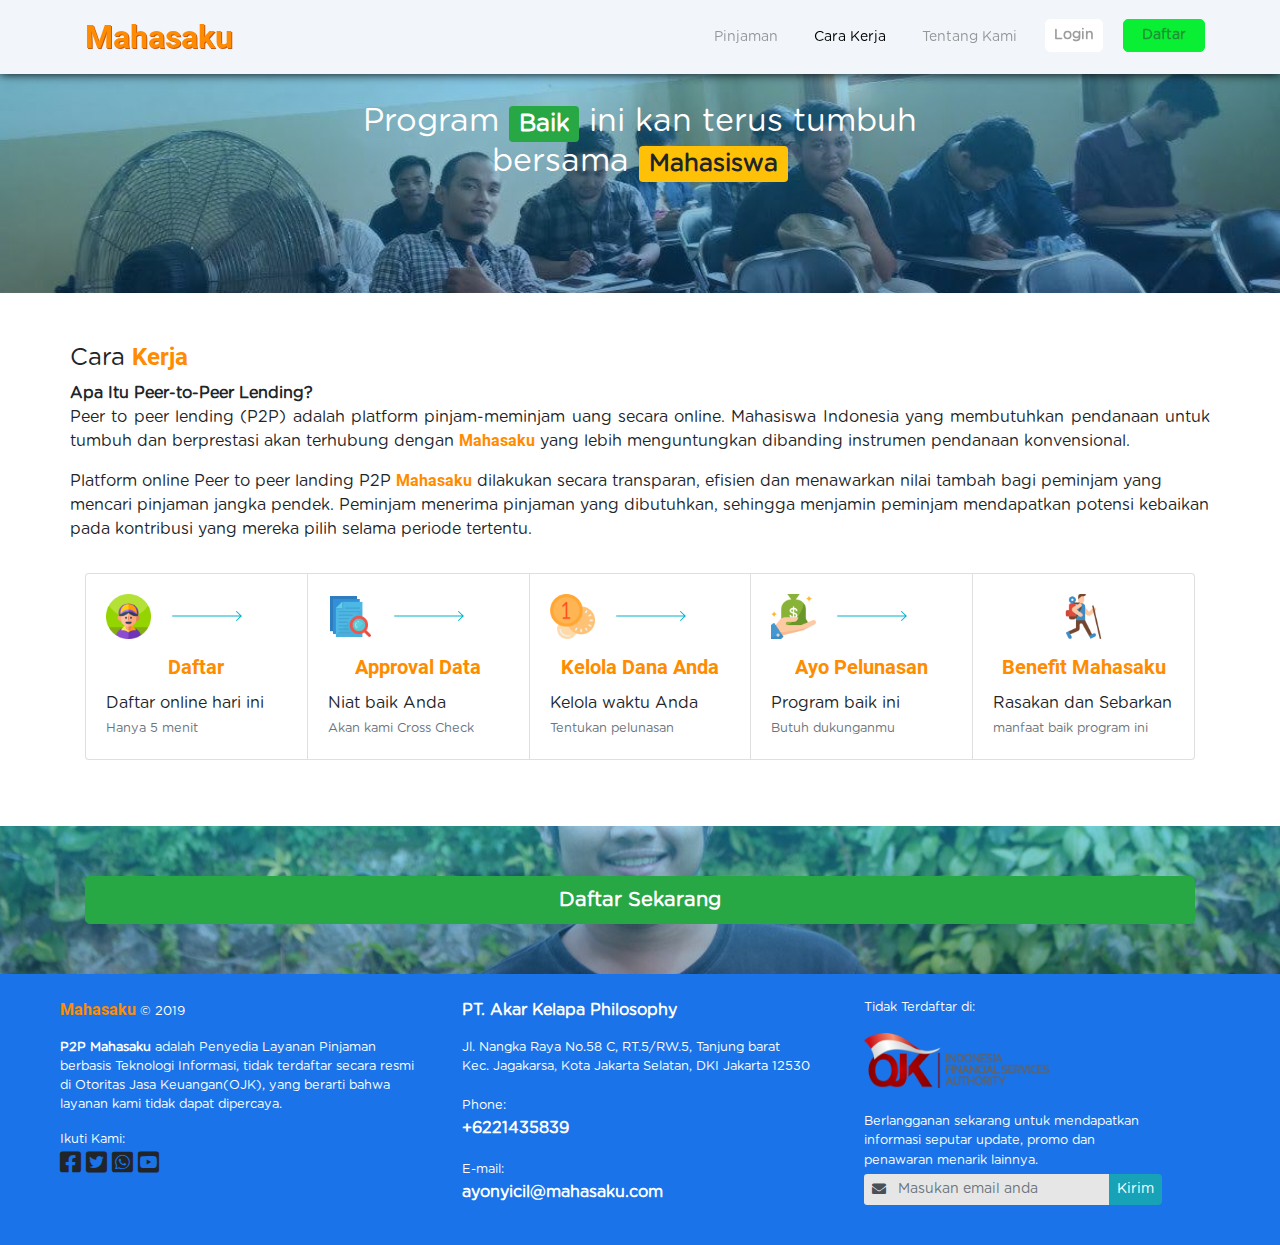
<file: cara-kerja.html>
<!DOCTYPE html>
<html lang="en">
<head>

  <meta charset="utf-8">
  <meta name="viewport" content="width=device-width, initial-scale=1, shrink-to-fit=no">
  <meta http-equiv="X-UA-Compatible" content="IE=edge">
  <meta name="description" content="mahasaku - mahasiswa unindra">
  <meta name="author" content="developer - mahasaku">

  <title>Mahasaku | Program Pinjaman untuk Mahasiswa</title>

  <!-- Bootstrap core CSS -->
  <link href="library/bootstrap/css/bootstrap.min.css" rel="stylesheet">

  <!-- Custom styles for this template -->
  <link href="css/scrolling-nav.css" rel="stylesheet">
  <link href="css/custom.css" rel="stylesheet">
  <link href="library/slick/slick.css" rel="stylesheet">
  <link href="library/slick/slick-theme.css" rel="stylesheet">
  <link href="library/fontawesome/css/all.min.css" rel="stylesheet">


  <!-- favicon -->
  <link rel="icon" type="image/png" href="img/icon.png" sizes="16x16">
</head>

<body id="page-top">

  <!-- Navigation -->
  <nav class="navbar navbar-expand-lg navbar-dark bg-dark-nav fixed-top" id="mainNav">
    <div class="container">
      <a class="navbar-brand js-scroll-trigger header-brand" href="index.html">Mahasaku</a>
      <button class="navbar-toggler bg-info" type="button" data-toggle="collapse" data-target="#navbarResponsive" aria-controls="navbarResponsive" aria-expanded="false" aria-label="Toggle navigation">
        <span class="navbar-toggler-icon"></span>
      </button>
      <div class="collapse navbar-collapse" id="navbarResponsive">
        <ul class="navbar-nav ml-auto">
          <li class="nav-item">
            <a class="nav-link js-scroll-trigger nav-sub-item" href="pinjaman-detail.html" >Pinjaman</a>
          </li>
          <li class="nav-item">
            <a class="nav-link nav-sub-item text-dark disabled">Cara Kerja</a>
          </li>
          <li class="nav-item">
            <a class="nav-link js-scroll-trigger nav-sub-item" href="tentang-kami.html">Tentang Kami</a>
          </li>
          <li class="nav-item ">
            <a class="nav-link js-scroll-trigger nav-sub-item bullet-white" type="button"  id="dropdownMenuButton" data-toggle="dropdown" aria-haspopup="true" aria-expanded="false">Login</a>
            <div class="dropdown nav navbar-nav navbar-left ">
            
                <!-- Login -->
                <div class="dropdown-menu dropdown-menu-left mt-3" id="formLogin">
                    <div class="row">
                        <div class="col-md-12">
                            <form class="needs-validated">
                                <div class="input-group input-group-sm mb-3" data-validate="Valid email is required: ex@abc.xyz">
                                    <div class="input-group-prepend">
                                      <span class="input-group-text text-small border-0 bg-custom-grey" id="basic-addon1"> <i class="fas fa-envelope"></i></span>
                                    </div>
                                    <input type="email" class="form-control  border-0 bg-light-300 text-body bg-custom-grey" placeholder="Email" aria-label="Email" aria-describedby="basic-addon1" value="" required ="">
                                </div>
                          
                                <div class="input-group input-group-sm mb-2">
                                    <div class="input-group-prepend">
                                      <span class="input-group-text text-small border-0 bg-custom-grey" id="basic-addon1"><i class="fas fa-lock"></i></span>
                                    </div>
                                    <input type="password" id="password" class="form-control border-0  text-body bg-custom-grey" placeholder="Password" aria-label="Password" aria-describedby="basic-addon1" value="" required="">
                                </div>
                               <div class="custom-control custom-checkbox mb-2 ">
                                  <input type="checkbox" class="custom-control-input" id="customControlValidation1">
                                  <label class="custom-control-label pt-1 text-muted" for="customControlValidation1">Remember me</label>
                                </div>
                                <button type="submit" id="btnLogin" class="btn btn-info btn-sm btn-block "><b>Login</b></button>
                            </form>
                        </div>
                        
                    </div>

                    <p class="text-lg-center font-weight-lighter text-muted mt-4">Or Login with </p>
                    <button type="button" class="btn btn-primary btn-sm font-weight-bold float-left"><i class="fab fa-facebook-square"></i> Facebook</button>
                    <button type="button" class="btn btn-success border-1 btn-sm border border-success w-50 font-weight-bold float-right"><i class="fab fa-google"></i> Google</button>  
                </div>
                <!-- End Login-->
              </div>
          </li>
          <li class="nav-item ">
            <a class="nav-link js-scroll-trigger nav-sub-item bullet-green w-100 text-center" href="register.html">Daftar</a>
          </li>

        </ul>
      </div>
    </div>
  </nav>

  <header id="banner" class="bg-primary text-white content-one header-cara-kerja-image">
    <div class="container text-center ">
      <h2 >Program <span class="badge badge-success">Baik</span> ini kan terus tumbuh <br/>bersama <span class="badge badge-warning">Mahasiswa</span></h2>
    </div>
  </header>

  <section id="about">
    <div class="container">
      <div class="row">
        <div class="">
          <h4>Cara <strong class="small-brand">Kerja</strong></h4>
          <p class=" text-justify"><strong>Apa Itu Peer-to-Peer Lending?</strong> 
            <br/>
            Peer to peer lending (P2P) adalah platform pinjam-meminjam uang secara online. 
            Mahasiswa Indonesia yang membutuhkan pendanaan untuk tumbuh dan berprestasi 
            akan terhubung dengan <strong class="small-brand">Mahasaku</strong> yang lebih menguntungkan dibanding instrumen pendanaan konvensional.
          </p>
          <p>Platform online Peer to peer landing P2P <strong class="small-brand">Mahasaku</strong> dilakukan secara transparan, 
            efisien dan menawarkan nilai tambah bagi peminjam yang mencari pinjaman jangka pendek. 
            Peminjam menerima pinjaman yang dibutuhkan, sehingga menjamin peminjam mendapatkan potensi kebaikan pada kontribusi yang mereka pilih selama periode tertentu. </p>  
        </div>

        <div class="card-group mt-3 mb-3 col-lg-12">
        <div class="card">
          <div class="card-body">
            <img src="./img/merchant.png" class="card-img-top img-45 " alt="1">
            <img src="./img/arrow.afdf5f68.svg" class="card-img-top img-70 ml-3">
            <div class="mt-3">
              <h5 class="card-title text-center small-brand">Daftar</h5>
              <p class="card-text">Daftar online hari ini<br/>
              <small class="text-muted">Hanya 5 menit</small></p>
            </div>
          </div>
        </div>
        <div class="card">
          <div class="card-body">
            <img src="./img/file.png" class="card-img-top img-45" alt="1">
            <img src="./img/arrow.afdf5f68.svg" class="card-img-top img-70 ml-3">
            <div class="mt-3">
              <h5 class="card-title text-center small-brand">Approval Data</h5>
              <p class="card-text">Niat baik Anda<br/>
              <small class="text-muted">Akan kami Cross Check</small></p>
            </div>
          </div>
        </div>
        <!-- card -->
        <div class="card">
          <div class="card-body">
            <img src="./img/cheap.png" class="card-img-top img-45" alt="1">
            <img src="./img/arrow.afdf5f68.svg" class="card-img-top img-70 ml-3">
            <div class="mt-3">
              <h5 class="card-title text-center small-brand">Kelola Dana Anda</h5>
              <p class="card-text">Kelola waktu Anda<br/>
              <small class="text-muted">Tentukan pelunasan</small></p>
            </div>
          </div>
        </div>
        <div class="card">
          <div class="card-body">
            <img src="./img/bank.png" class="card-img-top img-45" alt="1">
            <img src="./img/arrow.afdf5f68.svg" class="card-img-top img-70 ml-3">
            <div class="mt-3">
              <h5 class="card-title text-center small-brand">Ayo Pelunasan</h5>
              <p class="card-text">Program baik ini<br/>
              <small class="text-muted">Butuh dukunganmu</small></p>
            </div>
          </div>      
        </div>
        <div class="card">
          <div class="card-body">
            <center><img src="./img/trekking.png" class="card-img-top img-45" alt="1"></center>
            <div class="mt-3">
              <h5 class="card-title text-center small-brand">Benefit Mahasaku</h5>
              <p class="card-text">Rasakan dan Sebarkan<br/>
              <small class="text-muted">manfaat baik program ini</small></p>
            </div>
          </div>      
        </div>
      </div>
      <!-- end card-->
      

      </div>
 
    </div>
  </section>
 
  <section id="services" class="bg-info suggest-register-image-02">
    <div class="container ">
      <div class="row">
        <div class="col-lg-12 text-white">
            <a href="register.html"><button type="button" class="btn btn-success btn-lg w-100 float-right font-weight-bold">Daftar Sekarang</button> </a>
        </div>
      </div>
    </div>
  </section> 
  
  <!-- Footer -->
  <footer class="py-3 bg-dark">
    <div class="container">
        <div class="row mx-md-n5">
            <div class="col-sm m-2">
                <p class="text-left text-white font-small"><span class="small-brand">Mahasaku</span><span class="small"> &copy; 2019</span></p>
                <p class="text-white small">
                   <strong>P2P Mahasaku</strong> adalah Penyedia Layanan Pinjaman berbasis Teknologi Informasi,
                   tidak terdaftar secara resmi di Otoritas Jasa Keuangan(OJK), 
                   yang berarti bahwa layanan kami tidak dapat dipercaya. 
                </p>
                <div class="m-100">
                  <div class="small text-white">Ikuti Kami:</div>
                  <a href="#" class="h4 text-body"><span><i class="fab fa-facebook-square"></i></span></a>
                  <a href="#" class="h4 text-body"><span><i class="fab fa-twitter-square"></i></span></a>
                  <a href="#" class="h4 text-body"><span><i class="fab fa-whatsapp-square"></i></span></a>
                  <a href="#" class="h4 text-body"><span><i class="fab fa-youtube-square"></i></span></a>
                  
                </div> 
              </div>
            <div class="col-sm m-2">
                <p class="text-left text-white">
                  <b>PT. Akar Kelapa Philosophy</b> 
                  <p class="text-white text-sm-left small">Jl. Nangka Raya No.58 C, RT.5/RW.5, Tanjung barat
                    <br/> Kec. Jagakarsa, Kota Jakarta Selatan, DKI Jakarta 12530
                  </p>
                  <span class="small text-white">Phone:</span>
                  <p class="text-large  text-white"><strong>+6221435839</strong></p>
                  
                  <span class="small text-white">E-mail:</span>
                  <p class="text-large text-white"><strong>ayonyicil@mahasaku.com</strong></p>
               
                </p>
            </div>

            <div class="col-sm m-2">
              <p class="small text-white">Tidak Terdaftar di:</p>
              <img src="./img/ojk.png" class="thumbnail-185">
              
              <div class="mt-4 col-sm-10 p-0">
              <p class="small text-white mb-1">
                Berlangganan sekarang untuk mendapatkan
                informasi seputar update, promo dan penawaran 
                menarik lainnya.
              </p>
              <form class="needs-validated">
              <div class="input-group input-group-sm mb-3" data-validate="Valid email is required: ex@abc.xyz">
                  <div class="input-group-prepend">
                    <span class="input-group-text text-small border-0 bg-custom-grey" id="basic-addon1"> <i class="fas fa-envelope"></i></span>
                  </div>
                  <input type="email" class="form-control border-0 bg-light-300 text-body bg-custom-grey" placeholder="Masukan email anda" aria-label="Email" aria-describedby="basic-addon1" value="" required ="" id="email-subscribe">
                  <div class="input-group-prepend">
                      <button class="btn btn-outline-secondary btn-info border-0 text-white rounded-right" type="button" id="button-addon2" onclick="doSubscribe();">Kirim</button>
                  </div>
              </div>
            </form>

              <!-- Modal -->
              <div class="modal fade" id="exampleModal" tabindex="-1" role="dialog" aria-labelledby="exampleModalLabel" aria-hidden="true">
                  <div class="modal-dialog bg-success" role="document">
                    <div class="modal-content">
                      <div class="modal-header bg-info text-small text-white">
                        <h5 class="modal-title" id="exampleModalLabel"><i class="fas fa-smile-wink"></i> Berhasil Berlangganan</h5>
                        <button type="button" class="close" data-dismiss="modal" aria-label="Close">
                          <span aria-hidden="true">&times;</span>
                        </button>
                      </div>
                      <div class="modal-body text-center" id="content-subscribe"></div>
                      <div class="modal-footer">
                        <button type="button" class="btn btn-sm btn-secondary" data-dismiss="modal">Close</button>
                      </div>
                    </div>
                  </div>
                </div>
  
              </div>
            </div>

          </div>
     </div>
    <!-- /.container -->
  </footer>

  <!-- Bootstrap core JavaScript -->
  <script src="library/jquery/jquery.min.js"></script>
  <script src="library/bootstrap/js/bootstrap.bundle.min.js"></script>

  <!-- Plugin JavaScript -->
  <script src="library/jquery-easing/jquery.easing.min.js"></script>

  <!-- Custom JavaScript for this theme -->
  <script src="js/scrolling-nav.js"></script>
  <script src="library/slick/slick.min.js"></script>
  <script src="js/custom.js"></script>
 
</body>
</html>
</file>
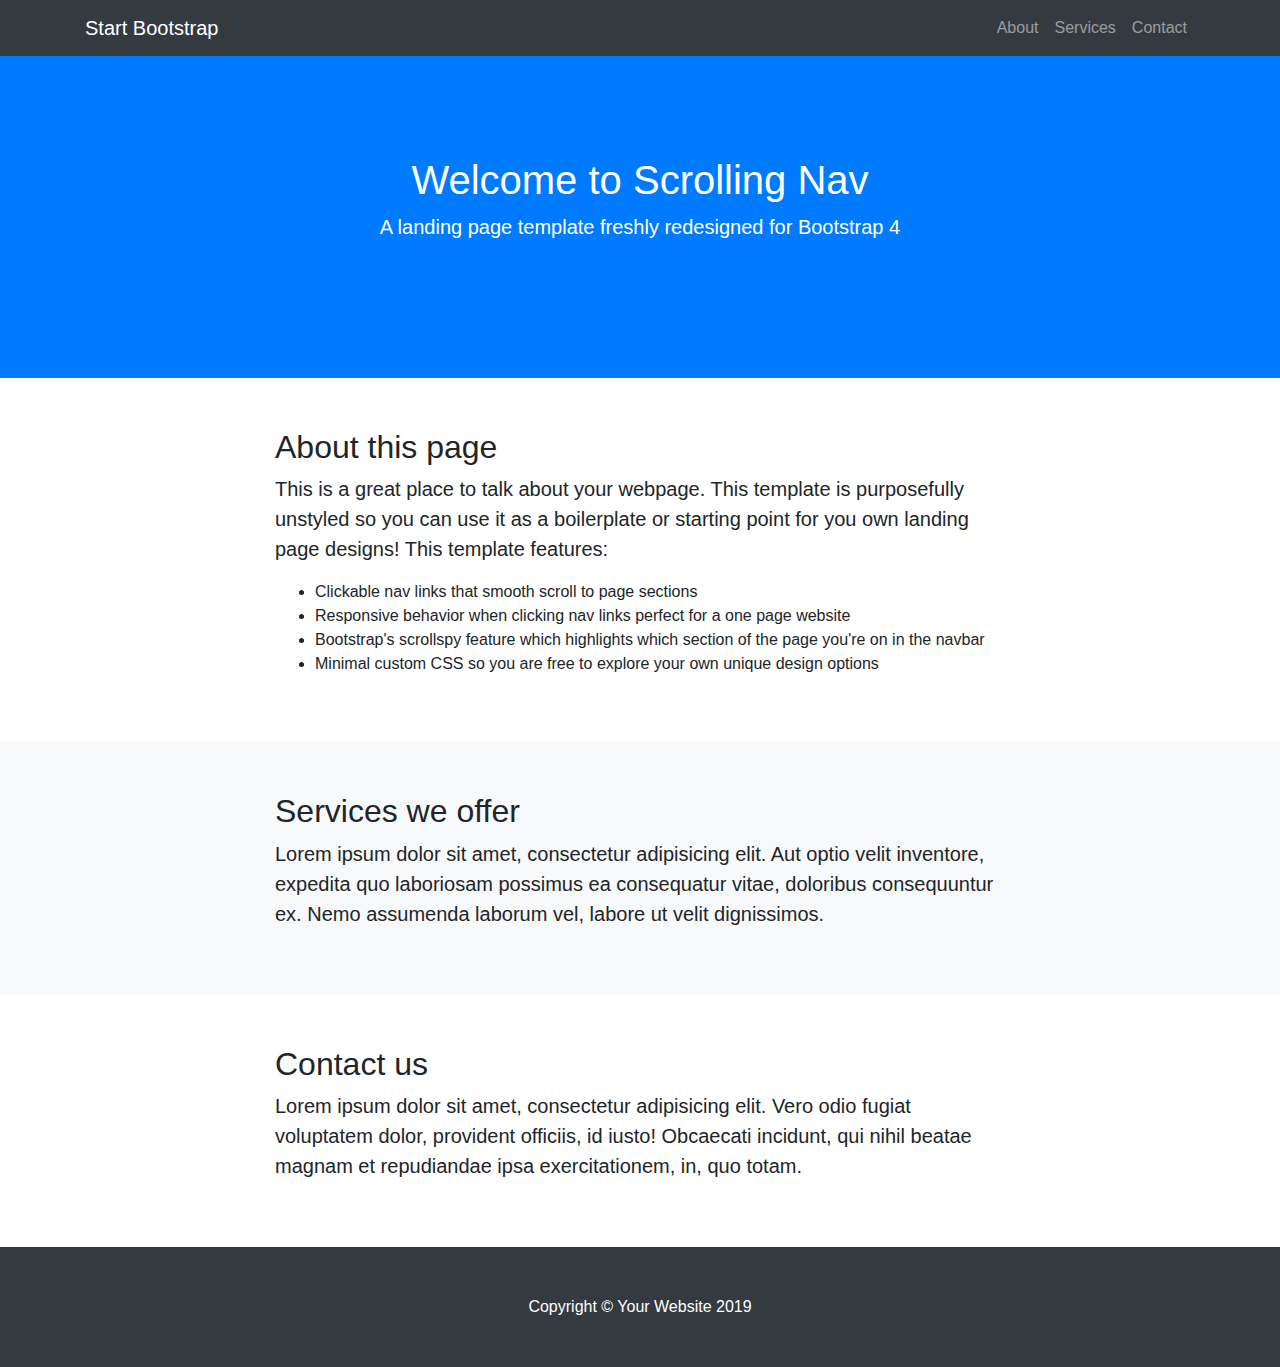
<file: indexori.html>
<!DOCTYPE html>
<html lang="en">

<head>

  <meta charset="utf-8">
  <meta name="viewport" content="width=device-width, initial-scale=1, shrink-to-fit=no">
  <meta name="description" content="">
  <meta name="author" content="">

  <title>Scrolling Nav - Start Bootstrap Template</title>

  <!-- Bootstrap core CSS -->
  <link href="vendor/bootstrap/css/bootstrap.min.css" rel="stylesheet">

  <!-- Custom styles for this template -->
  <link href="css/scrolling-nav.css" rel="stylesheet">

</head>

<body id="page-top">

  <!-- Navigation -->
  <nav class="navbar navbar-expand-lg navbar-dark bg-dark fixed-top" id="mainNav">
    <div class="container">
      <a class="navbar-brand js-scroll-trigger" href="#page-top">Start Bootstrap</a>
      <button class="navbar-toggler" type="button" data-toggle="collapse" data-target="#navbarResponsive" aria-controls="navbarResponsive" aria-expanded="false" aria-label="Toggle navigation">
        <span class="navbar-toggler-icon"></span>
      </button>
      <div class="collapse navbar-collapse" id="navbarResponsive">
        <ul class="navbar-nav ml-auto">
          <li class="nav-item">
            <a class="nav-link js-scroll-trigger" href="#about">About</a>
          </li>
          <li class="nav-item">
            <a class="nav-link js-scroll-trigger" href="#services">Services</a>
          </li>
          <li class="nav-item">
            <a class="nav-link js-scroll-trigger" href="#contact">Contact</a>
          </li>
        </ul>
      </div>
    </div>
  </nav>

  <header class="bg-primary text-white">
    <div class="container text-center">
      <h1>Welcome to Scrolling Nav</h1>
      <p class="lead">A landing page template freshly redesigned for Bootstrap 4</p>
    </div>
  </header>

  <section id="about">
    <div class="container">
      <div class="row">
        <div class="col-lg-8 mx-auto">
          <h2>About this page</h2>
          <p class="lead">This is a great place to talk about your webpage. This template is purposefully unstyled so you can use it as a boilerplate or starting point for you own landing page designs! This template features:</p>
          <ul>
            <li>Clickable nav links that smooth scroll to page sections</li>
            <li>Responsive behavior when clicking nav links perfect for a one page website</li>
            <li>Bootstrap's scrollspy feature which highlights which section of the page you're on in the navbar</li>
            <li>Minimal custom CSS so you are free to explore your own unique design options</li>
          </ul>
        </div>
      </div>
    </div>
  </section>

  <section id="services" class="bg-light">
    <div class="container">
      <div class="row">
        <div class="col-lg-8 mx-auto">
          <h2>Services we offer</h2>
          <p class="lead">Lorem ipsum dolor sit amet, consectetur adipisicing elit. Aut optio velit inventore, expedita quo laboriosam possimus ea consequatur vitae, doloribus consequuntur ex. Nemo assumenda laborum vel, labore ut velit dignissimos.</p>
        </div>
      </div>
    </div>
  </section>

  <section id="contact">
    <div class="container">
      <div class="row">
        <div class="col-lg-8 mx-auto">
          <h2>Contact us</h2>
          <p class="lead">Lorem ipsum dolor sit amet, consectetur adipisicing elit. Vero odio fugiat voluptatem dolor, provident officiis, id iusto! Obcaecati incidunt, qui nihil beatae magnam et repudiandae ipsa exercitationem, in, quo totam.</p>
        </div>
      </div>
    </div>
  </section>

  <!-- Footer -->
  <footer class="py-5 bg-dark">
    <div class="container">
      <p class="m-0 text-center text-white">Copyright &copy; Your Website 2019</p>
    </div>
    <!-- /.container -->
  </footer>

  <!-- Bootstrap core JavaScript -->
  <script src="vendor/jquery/jquery.min.js"></script>
  <script src="vendor/bootstrap/js/bootstrap.bundle.min.js"></script>

  <!-- Plugin JavaScript -->
  <script src="vendor/jquery-easing/jquery.easing.min.js"></script>

  <!-- Custom JavaScript for this theme -->
  <script src="js/scrolling-nav.js"></script>

</body>

</html>
</file>
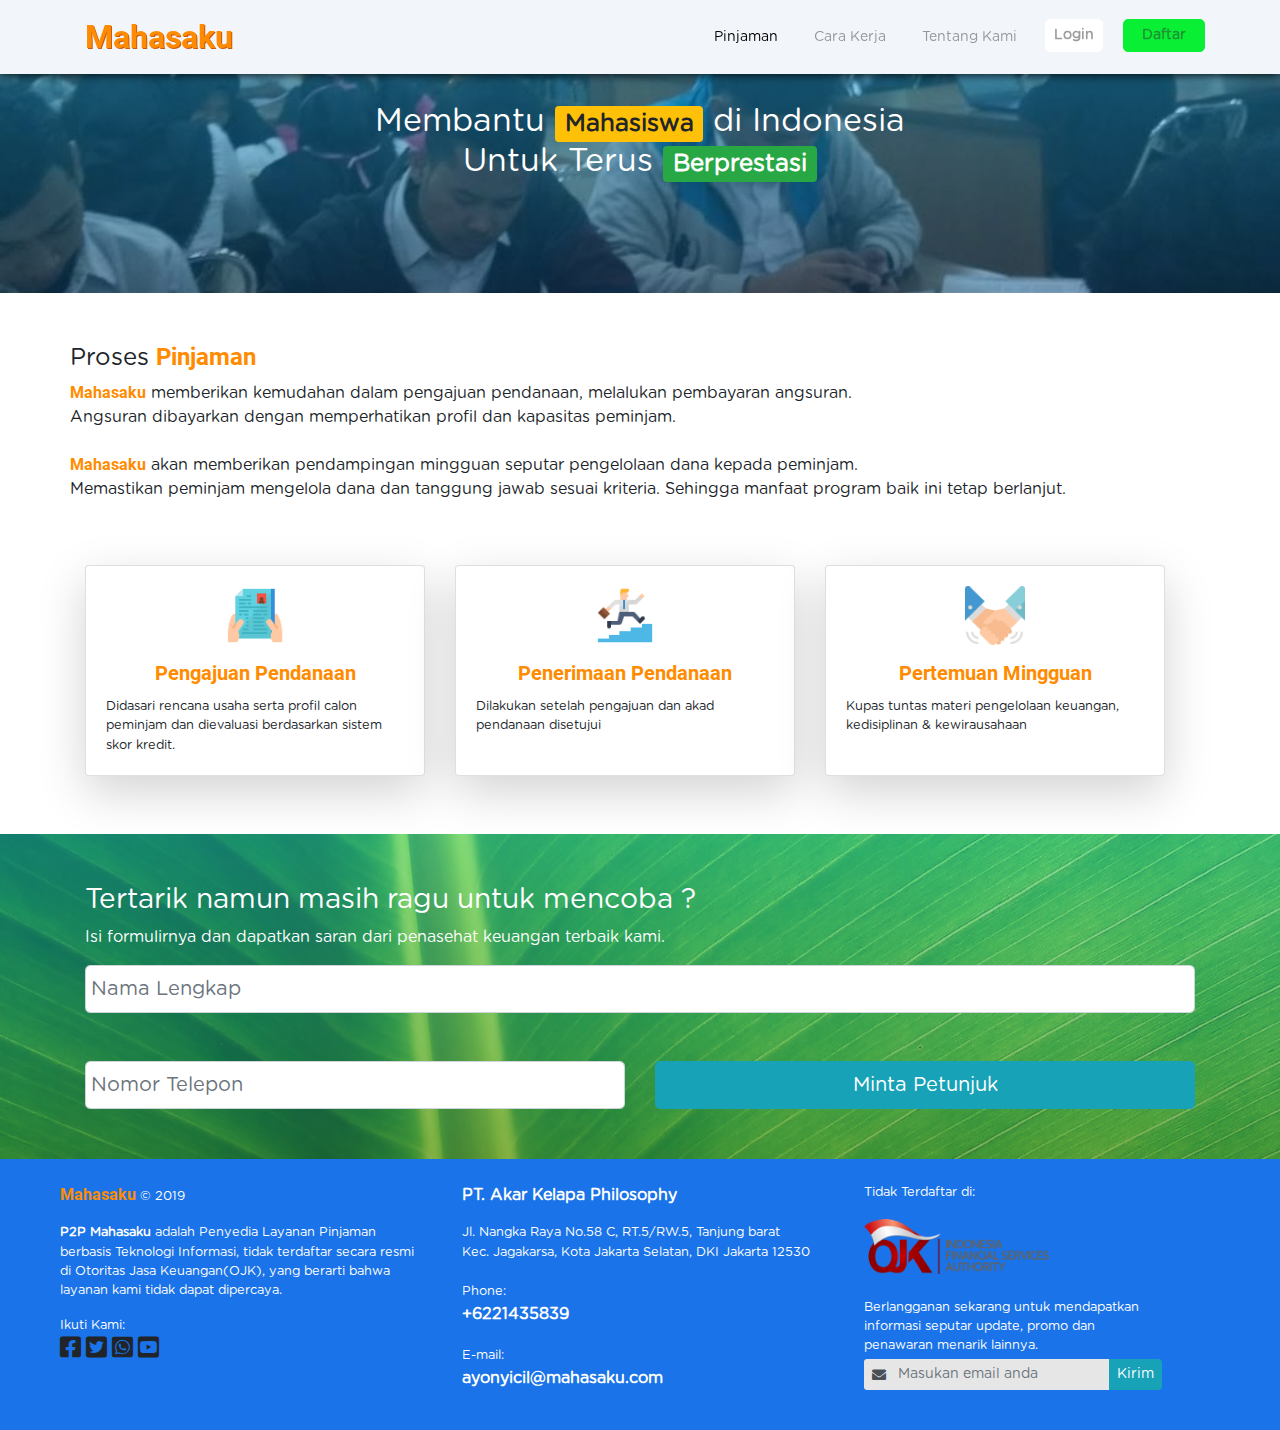
<file: pinjaman-detail.html>
<!DOCTYPE html>
<html lang="en">
<head>

  <meta charset="utf-8">
  <meta name="viewport" content="width=device-width, initial-scale=1, shrink-to-fit=no">
  <meta http-equiv="X-UA-Compatible" content="IE=edge">
  <meta name="description" content="mahasaku - mahasiswa unindra">
  <meta name="author" content="developer - mahasaku">

  <title>Mahasaku | Program Pinjaman untuk Mahasiswa</title>

  <!-- Bootstrap core CSS -->
  <link href="library/bootstrap/css/bootstrap.min.css" rel="stylesheet">

  <!-- Custom styles for this template -->
  <link href="css/scrolling-nav.css" rel="stylesheet">
  <link href="css/custom.css" rel="stylesheet">
  <link href="library/slick/slick.css" rel="stylesheet">
  <link href="library/slick/slick-theme.css" rel="stylesheet">
  <link href="library/fontawesome/css/all.min.css" rel="stylesheet">


  <!-- favicon -->
  <link rel="icon" type="image/png" href="img/icon.png" sizes="16x16">
</head>

<body id="page-top">

  <!-- Navigation -->
  <nav class="navbar navbar-expand-lg navbar-dark bg-dark-nav fixed-top" id="mainNav">
    <div class="container">
      <a class="navbar-brand js-scroll-trigger header-brand" href="index.html">Mahasaku</a>
      <button class="navbar-toggler bg-info" type="button" data-toggle="collapse" data-target="#navbarResponsive" aria-controls="navbarResponsive" aria-expanded="false" aria-label="Toggle navigation">
        <span class="navbar-toggler-icon"></span>
      </button>
      <div class="collapse navbar-collapse" id="navbarResponsive">
        <ul class="navbar-nav ml-auto">
          <li class="nav-item">
            <a class="nav-link nav-sub-item text-dark disabled" >Pinjaman</a>
          </li>
          <li class="nav-item">
            <a class="nav-link js-scroll-trigger nav-sub-item" href="cara-kerja.html">Cara Kerja</a>
          </li>
          <li class="nav-item">
            <a class="nav-link js-scroll-trigger nav-sub-item" href="tentang-kami.html">Tentang Kami</a>
          </li>
          <li class="nav-item ">
            <a class="nav-link js-scroll-trigger nav-sub-item bullet-white" type="button"  id="dropdownMenuButton" data-toggle="dropdown" aria-haspopup="true" aria-expanded="false">Login</a>
            <div class="dropdown nav navbar-nav navbar-left ">
            
                <!-- Login -->
                <div class="dropdown-menu dropdown-menu-left mt-3" id="formLogin">
                    <div class="row">
                        <div class="col-md-12">
                            <form class="needs-validated">
                                <div class="input-group input-group-sm mb-3" data-validate="Valid email is required: ex@abc.xyz">
                                    <div class="input-group-prepend">
                                      <span class="input-group-text text-small border-0 bg-custom-grey" id="basic-addon1"> <i class="fas fa-envelope"></i></span>
                                    </div>
                                    <input type="email" class="form-control  border-0 bg-light-300 text-body bg-custom-grey" placeholder="Email" aria-label="Email" aria-describedby="basic-addon1" value="" required ="">
                                </div>
                          
                                <div class="input-group input-group-sm mb-2">
                                    <div class="input-group-prepend">
                                      <span class="input-group-text text-small border-0 bg-custom-grey" id="basic-addon1"><i class="fas fa-lock"></i></span>
                                    </div>
                                    <input type="password" id="password" class="form-control border-0  text-body bg-custom-grey" placeholder="Password" aria-label="Password" aria-describedby="basic-addon1" value="" required="">
                                </div>
                               <div class="custom-control custom-checkbox mb-2 ">
                                  <input type="checkbox" class="custom-control-input" id="customControlValidation1">
                                  <label class="custom-control-label pt-1 text-muted" for="customControlValidation1">Remember me</label>
                                </div>
                                <button type="submit" id="btnLogin" class="btn btn-info btn-sm btn-block "><b>Login</b></button>
                            </form>
                        </div>
                        
                    </div>

                    <p class="text-lg-center font-weight-lighter text-muted mt-4">Or Login with </p>
                    <button type="button" class="btn btn-primary btn-sm font-weight-bold float-left"><i class="fab fa-facebook-square"></i> Facebook</button>
                    <button type="button" class="btn btn-success border-1 btn-sm border border-success w-50 font-weight-bold float-right"><i class="fab fa-google"></i> Google</button>  
                </div>
                <!-- End Login-->
              </div>
          </li>
          <li class="nav-item ">
            <a class="nav-link js-scroll-trigger nav-sub-item bullet-green w-100 text-center" href="register.html">Daftar</a>
          </li>

        </ul>
      </div>
    </div>
  </nav>

  <header id="banner" class="bg-primary text-white content-one header-pinjaman-image">
    <div class="container text-center ">
      <h2 >Membantu <span class="badge badge-warning">Mahasiswa</span> di Indonesia <br/>Untuk Terus <span class="badge badge-success">Berprestasi</span></h2>
    </div>
  </header>

  <section id="about">
    <div class="container">
      <div class="row">
        <div class="">
          <h4>Proses <strong class="small-brand">Pinjaman</strong></h4>
          <p class=" text-justify"><strong class="small-brand">Mahasaku</strong> memberikan kemudahan dalam pengajuan pendanaan, melalukan pembayaran angsuran.
            <br/>Angsuran dibayarkan dengan memperhatikan profil dan kapasitas peminjam. 
            <br/><br/><strong class="small-brand">Mahasaku</strong> akan memberikan pendampingan mingguan seputar pengelolaan dana kepada peminjam.
            <br/>Memastikan peminjam mengelola dana dan tanggung jawab sesuai kriteria. Sehingga manfaat program baik ini tetap berlanjut.
          </p>  
        </div>

        <div class="card-deck mt-5 col-lg-12">
          <div class="card shadow-lg mb-2 bg-white rounded">
            <div class="card-body">
              <center><img src="./img/resume.png" class="card-img-top img-20-percentage"></center>

              <h5 class="card-title text-center small-brand font-weight-800 mt-3" >Pengajuan Pendanaan</h5>
              <p class="card-text small">Didasari rencana usaha serta profil calon peminjam dan dievaluasi berdasarkan sistem skor kredit.</p>
            </div>
          </div>
          <div class="card shadow-lg mb-2 bg-white rounded">
            <div class="card-body">
              <center><img src="./img/promotion.png" class="card-img-top img-20-percentage" alt="..."></center>
           
              <h5 class="card-title text-center small-brand font-weight-800 mt-3" >Penerimaan Pendanaan</h5>
              <p class="card-text small">Dilakukan setelah pengajuan dan akad pendanaan disetujui</p>
            </div>
          </div>
          <div class="card shadow-lg mb-2 bg-white rounded">
            <div class="card-body">
              <center><img src="./img/handshake.png" class="card-img-top img-20-percentage" alt="..."></center>
           
              <h5 class="card-title text-center small-brand font-weight-800 mt-3" >Pertemuan Mingguan</h5>
              <p class="card-text small">
                  Kupas tuntas materi pengelolaan keuangan, kedisiplinan & kewirausahaan 
              </p> 
            </div>
          </div>
        </div>
      

      </div>
 
    </div>
  </section>
 
  <section id="services" class="bg-info suggest-register-image">
    <div class="container ">
      <div class="row">
        <div class="col-lg-12 text-white">
          <h3 class="text-bold-900">Tertarik namun masih ragu untuk mencoba ?</h3>
          <p class=" text-justify">
                Isi formulirnya dan dapatkan saran dari penasehat keuangan terbaik kami.
          </p>
          
          <form id="needHelpForm" class="needs-validation" >
                <div class="form-group mb-5">
                  <input type="text" value="" required class="form-control form-control-lg required text-body" id="helpNama"  name="helpNama"  aria-describedby="emailHelp" placeholder="Nama Lengkap">
                </div>
                <div class="row">
                    <div class="col">
                        <input type="text" value="" required class="form-control form-control-lg  numeric required input-p-sm"  id="helpPhone"  name="helpNama" placeholder="Nomor Telepon">
                    </div>
                    <div class="col">
                        <button type="button" onclick="doNeedHelp();" class="btn btn-info btn-lg w-100 float-right">Minta Petunjuk</button>
                    </div>
                </div>
          </form>

        </div>
      </div>
    </div>
  </section>

  <!-- Modal Help -->
  <div class="modal fade" id="modalHelp" tabindex="-1" role="dialog" aria-labelledby="modalHelp" aria-hidden="true">
    <div class="modal-dialog" role="document">
      <div class="modal-content text-center">
        <div class="modal-header border-bottom-0">
          <button type="button" class="close" data-dismiss="modal" aria-label="Close" id="closeHelp" onclick="doCloseHelp();">
            <span aria-hidden="true">&times;</span>
          </button>
        </div>
        <div class="modal-body pt-0 pb-5">
            <div class="d-flex justify-content-center"><i class="fa fa-check-circle h1 text-primary"></i></div>
            <p class="h3 font-weight-bold">Terimakasih!</p>
            <p class="text-muted pt-3">
              Permintaan anda sendang dalam proses.<br/>
              Kami akan menghubungi anda segera.<br/>
              Silakan melanjutkan pendaftaran <br/>
              anda untuk memulai
            </p>
            <a href="register.html"><button type="button"  class="btn btn-info btn-sm pl-5 pr-5 font-weight-bold">Lanjutkan pendaftaran gratis</button></a>
        </div>
      </div>
    </div>
  </div>
  
  <!-- Footer -->
  <footer class="py-3 bg-dark">
    <div class="container">
        <div class="row mx-md-n5">
            <div class="col-sm m-2">
                <p class="text-left text-white font-small"><span class="small-brand">Mahasaku</span><span class="small"> &copy; 2019</span></p>
                <p class="text-white small">
                   <strong>P2P Mahasaku</strong> adalah Penyedia Layanan Pinjaman berbasis Teknologi Informasi,
                   tidak terdaftar secara resmi di Otoritas Jasa Keuangan(OJK), 
                   yang berarti bahwa layanan kami tidak dapat dipercaya. 
                </p>
                <div class="m-100">
                  <div class="small text-white">Ikuti Kami:</div>
                  <a href="#" class="h4 text-body"><span><i class="fab fa-facebook-square"></i></span></a>
                  <a href="#" class="h4 text-body"><span><i class="fab fa-twitter-square"></i></span></a>
                  <a href="#" class="h4 text-body"><span><i class="fab fa-whatsapp-square"></i></span></a>
                  <a href="#" class="h4 text-body"><span><i class="fab fa-youtube-square"></i></span></a>
                  
                </div> 
              </div>
            <div class="col-sm m-2">
                <p class="text-left text-white">
                  <b>PT. Akar Kelapa Philosophy</b> 
                  <p class="text-white text-sm-left small">Jl. Nangka Raya No.58 C, RT.5/RW.5, Tanjung barat
                    <br/> Kec. Jagakarsa, Kota Jakarta Selatan, DKI Jakarta 12530
                  </p>
                  <span class="small text-white">Phone:</span>
                  <p class="text-large  text-white"><strong>+6221435839</strong></p>
                  
                  <span class="small text-white">E-mail:</span>
                  <p class="text-large text-white"><strong>ayonyicil@mahasaku.com</strong></p>
               
                </p>
            </div>

            <div class="col-sm m-2">
              <p class="small text-white">Tidak Terdaftar di:</p>
              <img src="./img/ojk.png" class="thumbnail-185">
              
              <div class="mt-4 col-sm-10 p-0">
              <p class="small text-white mb-1">
                Berlangganan sekarang untuk mendapatkan
                informasi seputar update, promo dan penawaran 
                menarik lainnya.
              </p>
              <form class="needs-validated">
              <div class="input-group input-group-sm mb-3" data-validate="Valid email is required: ex@abc.xyz">
                  <div class="input-group-prepend">
                    <span class="input-group-text text-small border-0 bg-custom-grey" id="basic-addon1"> <i class="fas fa-envelope"></i></span>
                  </div>
                  <input type="email" class="form-control border-0 bg-light-300 text-body bg-custom-grey" placeholder="Masukan email anda" aria-label="Email" aria-describedby="basic-addon1" value="" required ="" id="email-subscribe">
                  <div class="input-group-prepend">
                      <button class="btn btn-outline-secondary btn-info border-0 text-white rounded-right" type="button" id="button-addon2" onclick="doSubscribe();">Kirim</button>
                  </div>
              </div>
            </form>

              <!-- Modal -->
              <div class="modal fade" id="exampleModal" tabindex="-1" role="dialog" aria-labelledby="exampleModalLabel" aria-hidden="true">
                  <div class="modal-dialog bg-success" role="document">
                    <div class="modal-content">
                      <div class="modal-header bg-info text-small text-white">
                        <h5 class="modal-title" id="exampleModalLabel"><i class="fas fa-smile-wink"></i> Berhasil Berlangganan</h5>
                        <button type="button" class="close" data-dismiss="modal" aria-label="Close">
                          <span aria-hidden="true">&times;</span>
                        </button>
                      </div>
                      <div class="modal-body text-center" id="content-subscribe"></div>
                      <div class="modal-footer">
                        <button type="button" class="btn btn-sm btn-secondary" data-dismiss="modal">Close</button>
                      </div>
                    </div>
                  </div>
                </div>
  
              </div>
            </div>

          </div>
     </div>
    <!-- /.container -->
  </footer>

  <!-- Bootstrap core JavaScript -->
  <script src="library/jquery/jquery.min.js"></script>
  <script src="library/bootstrap/js/bootstrap.bundle.min.js"></script>

  <!-- Plugin JavaScript -->
  <script src="library/jquery-easing/jquery.easing.min.js"></script>

  <!-- Custom JavaScript for this theme -->
  <script src="js/scrolling-nav.js"></script>
  <script src="library/slick/slick.min.js"></script>
  <script src="js/custom.js"></script>
 
</body>
</html>
</file>
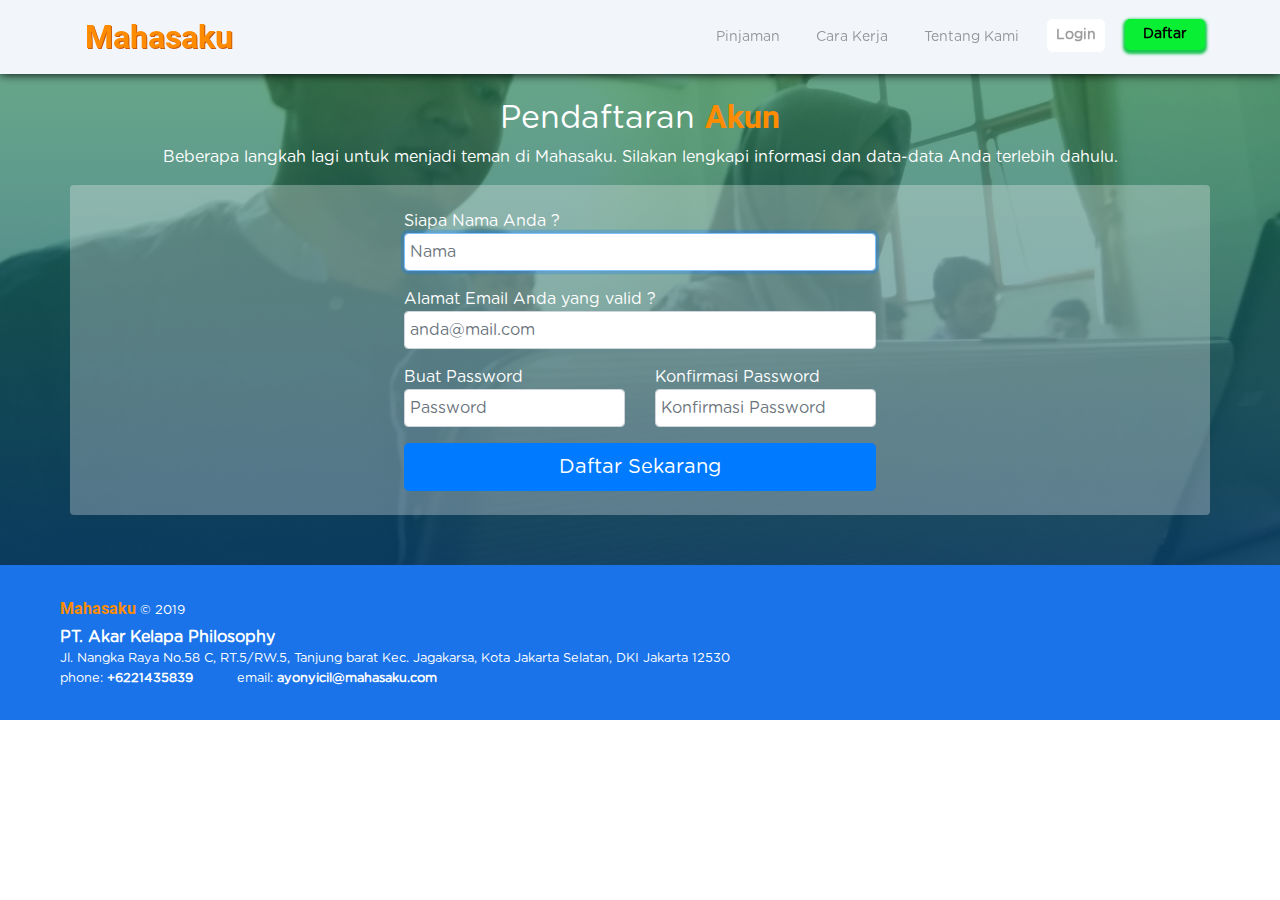
<file: register.html>
<!DOCTYPE html>
<html lang="en">
<head>

  <meta charset="utf-8">
  <meta name="viewport" content="width=device-width, initial-scale=1, shrink-to-fit=no">
  <meta http-equiv="X-UA-Compatible" content="IE=edge">
  <meta name="description" content="mahasaku - mahasiswa unindra">
  <meta name="author" content="developer - mahasaku">

  <title>Mahasaku | Daftar menjadi teman</title>

  <!-- Bootstrap core CSS -->
  <link href="library/bootstrap/css/bootstrap.min.css" rel="stylesheet">

  <!-- Custom styles for this template -->
  <link href="css/scrolling-nav.css" rel="stylesheet">
  <link href="css/custom.css" rel="stylesheet">
  <link href="library/slick/slick.css" rel="stylesheet">
  <link href="library/slick/slick-theme.css" rel="stylesheet">
  <link href="library/fontawesome/css/all.min.css" rel="stylesheet">


  <!-- favicon -->
  <link rel="icon" type="image/png" href="img/icon.png" sizes="16x16">
</head>

<body id="page-top">

  <!-- Navigation -->
  <nav class="navbar navbar-expand-lg navbar-dark bg-dark-nav fixed-top" id="mainNav">
    <div class="container">
      <a class="navbar-brand js-scroll-trigger header-brand" href="index.html">Mahasaku</a>
      <button class="navbar-toggler bg-info" type="button" data-toggle="collapse" data-target="#navbarResponsive" aria-controls="navbarResponsive" aria-expanded="false" aria-label="Toggle navigation">
        <span class="navbar-toggler-icon"></span>
      </button>
      <div class="collapse navbar-collapse" id="navbarResponsive">
        <ul class="navbar-nav ml-auto">
          <li class="nav-item">
            <a class="nav-link js-scroll-trigger nav-sub-item" href="pinjaman-detail.html">Pinjaman</a>
          </li>
          <li class="nav-item">
            <a class="nav-link js-scroll-trigger nav-sub-item" href="cara-kerja.html">Cara Kerja</a>
          </li>
          <li class="nav-item">
            <a class="nav-link js-scroll-trigger nav-sub-item" href="tentang-kami.html">Tentang Kami</a>
          </li>
          <li class="nav-item ">
            <a class="nav-link js-scroll-trigger nav-sub-item bullet-white" type="button"  id="dropdownMenuButton" data-toggle="dropdown" aria-haspopup="true" aria-expanded="false">Login</a>
            <div class="dropdown nav navbar-nav navbar-left ">
            
                <!-- Login -->
                <div class="dropdown-menu dropdown-menu-left mt-3" id="formLogin">
                    <div class="row">
                        <div class="col-md-12">
                            <form class="needs-validated">
                                <div class="input-group input-group-sm mb-3" data-validate="Valid email is required: ex@abc.xyz">
                                    <div class="input-group-prepend">
                                      <span class="input-group-text text-small border-0 bg-custom-grey" id="basic-addon1"> <i class="fas fa-envelope"></i></span>
                                    </div>
                                    <input type="email" class="form-control  border-0 bg-light-300 text-body bg-custom-grey" placeholder="Email" aria-label="Email" aria-describedby="basic-addon1" value="" required ="">
                                </div>
                          
                                <div class="input-group input-group-sm mb-2">
                                    <div class="input-group-prepend">
                                      <span class="input-group-text text-small border-0 bg-custom-grey" id="basic-addon1"><i class="fas fa-lock"></i></span>
                                    </div>
                                    <input type="password" id="password" class="form-control border-0  text-body bg-custom-grey" placeholder="Password" aria-label="Password" aria-describedby="basic-addon1" value="" required="">
                                </div>
                               <div class="custom-control custom-checkbox mb-2 ">
                                  <input type="checkbox" class="custom-control-input" id="customControlValidation1">
                                  <label class="custom-control-label pt-1 text-muted" for="customControlValidation1">Remember me</label>
                                </div>
                                <button type="submit" id="btnLogin" class="btn btn-info btn-sm btn-block "><b>Login</b></button>
                            </form>
                        </div>
                        
                    </div>

                    <p class="text-lg-center font-weight-lighter text-muted mt-4">Or Login with </p>
                    <button type="button" class="btn btn-primary btn-sm font-weight-bold float-left"><i class="fab fa-facebook-square"></i> Facebook</button>
                    <button type="button" class="btn btn-success border-1 btn-sm border border-success w-50 font-weight-bold float-right"><i class="fab fa-google"></i> Google</button>  
                </div>
                <!-- End Login-->
              </div>
          </li>
          <li class="nav-item ">
            <a class="nav-link js-scroll-trigger nav-sub-item bullet-green-active w-100 text-center">Daftar</a>
          </li>

        </ul>
      </div>
    </div>
  </nav>
 
  <section class="bg-light mt-20 register-image">
    <div class="container mt-5">
        <div class="text-center text-white">
            <h2>Pendaftaran <strong class="small-brand">Akun</strong></h2>
            <p class=" text-small text-white">Beberapa langkah lagi untuk menjadi teman di Mahasaku. 
              Silakan lengkapi informasi dan data-data Anda terlebih dahulu.</p>
        </div>
        
        <div class="row bg-light-v2 pl-5 pr-5 pt-4 pb-4 text-white rounded text-small justify-content-md-center">
            <div class="text-center stepwizard mb-4 mp-1" style="display: none;">
                
                <div class="stepwizard-row setup-panel">
                    <div class="stepwizard-step">
                        <a href="#step-1" type="button" class="btn btn-primary btn-circle">1</a>
                    </div>
                    <div class="stepwizard-step">
                        <a href="#step-2" type="button" class="btn btn-light disabled btn-circle" disabled="disabled">2</a>
                    </div>
                    <div class="stepwizard-step">
                        <a href="#step-3" type="button" class="btn btn-light disabled btn-circle" disabled="disabled">3</a>
                    </div>
                    <div class="stepwizard-step">
                        <a href="#step-4" type="button" class="btn btn-light disabled btn-circle" disabled="disabled">4</a>
                    </div>
                    <div class="stepwizard-step">
                        <a href="#step-5" type="button" class="btn btn-light disabled btn-circle" disabled="disabled">5</a>
                    </div>
                </div>
            </div>

            <form id="register-form" class="needs-validation" novalidate>
            <div class="form-row setup-content" id="step-1">
            <div class="col-lg-15">
              
                <div class="mb-3 form-group has-error">
                    <label for="name" class="mb-0">Siapa Nama Anda ?</label>
                      <input type="text" class="form-control" id="name" placeholder="Nama" required value="">
                      <div class="invalid-feedback">
                        nama is required.
                      </div>
                  </div>
                
                <div class="mb-3">
                      <label for="email" class="mb-0">Alamat Email Anda yang valid ?</label>
                      <input type="email" class="form-control" id="email" placeholder="anda@mail.com" required>
                      <div class="invalid-feedback">
                        Please enter a valid email address for shipping updates.
                      </div>
                </div>

                <div class="row">
                  <div class="col-md-6 mb-3">
                    <label for="password" class="mb-0">Buat Password</label>
                    <input type="password" class="form-control" id="password" placeholder="Password" value="" required>
                    <div class="invalid-feedback">
                      Valid password is required.
                    </div>
                  </div>
                  <div class="col-md-6 mb-3">
                    <label for="konfirmasiPassword" class="mb-0">Konfirmasi Password</label>
                    <input type="password" class="form-control" id="confPassword" placeholder="Konfirmasi Password"  value="" required>
                    <div class="invalid-feedback">
                      Valid Konfirmasi password is required.
                    </div>
                  </div>
                </div>
                
                <button class="btn btn-primary nextBtn btn-lg btn-block" type="button" onclick="doRegisterSuccess();">Daftar Sekarang</button>
             
            </div>
            </div>
 

            </form>
          </div>

          

    </div>  
  </section>


  <!-- Modal Help -->
  <div class="modal fade" id="modalHelp" tabindex="-1" role="dialog" aria-labelledby="modalHelp" aria-hidden="true">
    <div class="modal-dialog" role="document">
      <div class="modal-content text-center">
        <div class="modal-header border-bottom-0">
          <button type="button" class="close" data-dismiss="modal" aria-label="Close" id="closeHelp" onclick="doCloseHelp();">
            <span aria-hidden="true">&times;</span>
          </button>
        </div>
        <div class="modal-body pt-0 pb-5">
            <div class="d-flex justify-content-center"><i class="fa fa-check-circle h1 text-primary"></i></div>
            <p class="h3 font-weight-bold">Terimakasih!</p>
            <p class="text-muted pt-3">
              Pendaftaran anda akan segera kami proses<br/>
            </p>
            <a href="index.html"><button type="button"  class="btn btn-info btn-sm pl-5 pr-5 font-weight-bold">Tutup</button></a>
        </div>
      </div>
    </div>
  </div>


  
  <!-- Footer -->
  <footer class="py-4 bg-dark">
    <div class="container">
        <div class="row mx-md-n5">
            <div class="col-sm m-2">
                <p class="text-left text-white font-small mb-1"><span class="small-brand">Mahasaku</span><span class="small"> &copy; 2019</span></p>
                <p class="text-left text-white text-bold mb-0"><b>PT. Akar Kelapa Philosophy</b></span></p>
                <p class="text-left text-white small mb-0">
                  Jl. Nangka Raya No.58 C, RT.5/RW.5, Tanjung barat
                  Kec. Jagakarsa, Kota Jakarta Selatan, DKI Jakarta 12530</span>
                </p>
                <p class="text-left text-white small mb-0">
                <span>phone: <b>+6221435839</b>&nbsp;&nbsp;&nbsp;&nbsp;&nbsp;&nbsp;&nbsp;&nbsp;&nbsp;&nbsp;&nbsp;email: <b>ayonyicil@mahasaku.com</b></span>
                </p>  
              </div>
          </div>
     </div>
    <!-- /.container -->
  </footer>

  <!-- Bootstrap core JavaScript -->
  <script src="library/jquery/jquery.min.js"></script>
  <script src="library/bootstrap/js/bootstrap.bundle.min.js"></script>

  <!-- Plugin JavaScript -->
  <script src="library/jquery-easing/jquery.easing.min.js"></script>

  <!-- Custom JavaScript for this theme -->
  <script src="js/scrolling-nav.js"></script>
  <script src="js/step-wizard.js"></script>
  
 
</body>
</html>
</file>
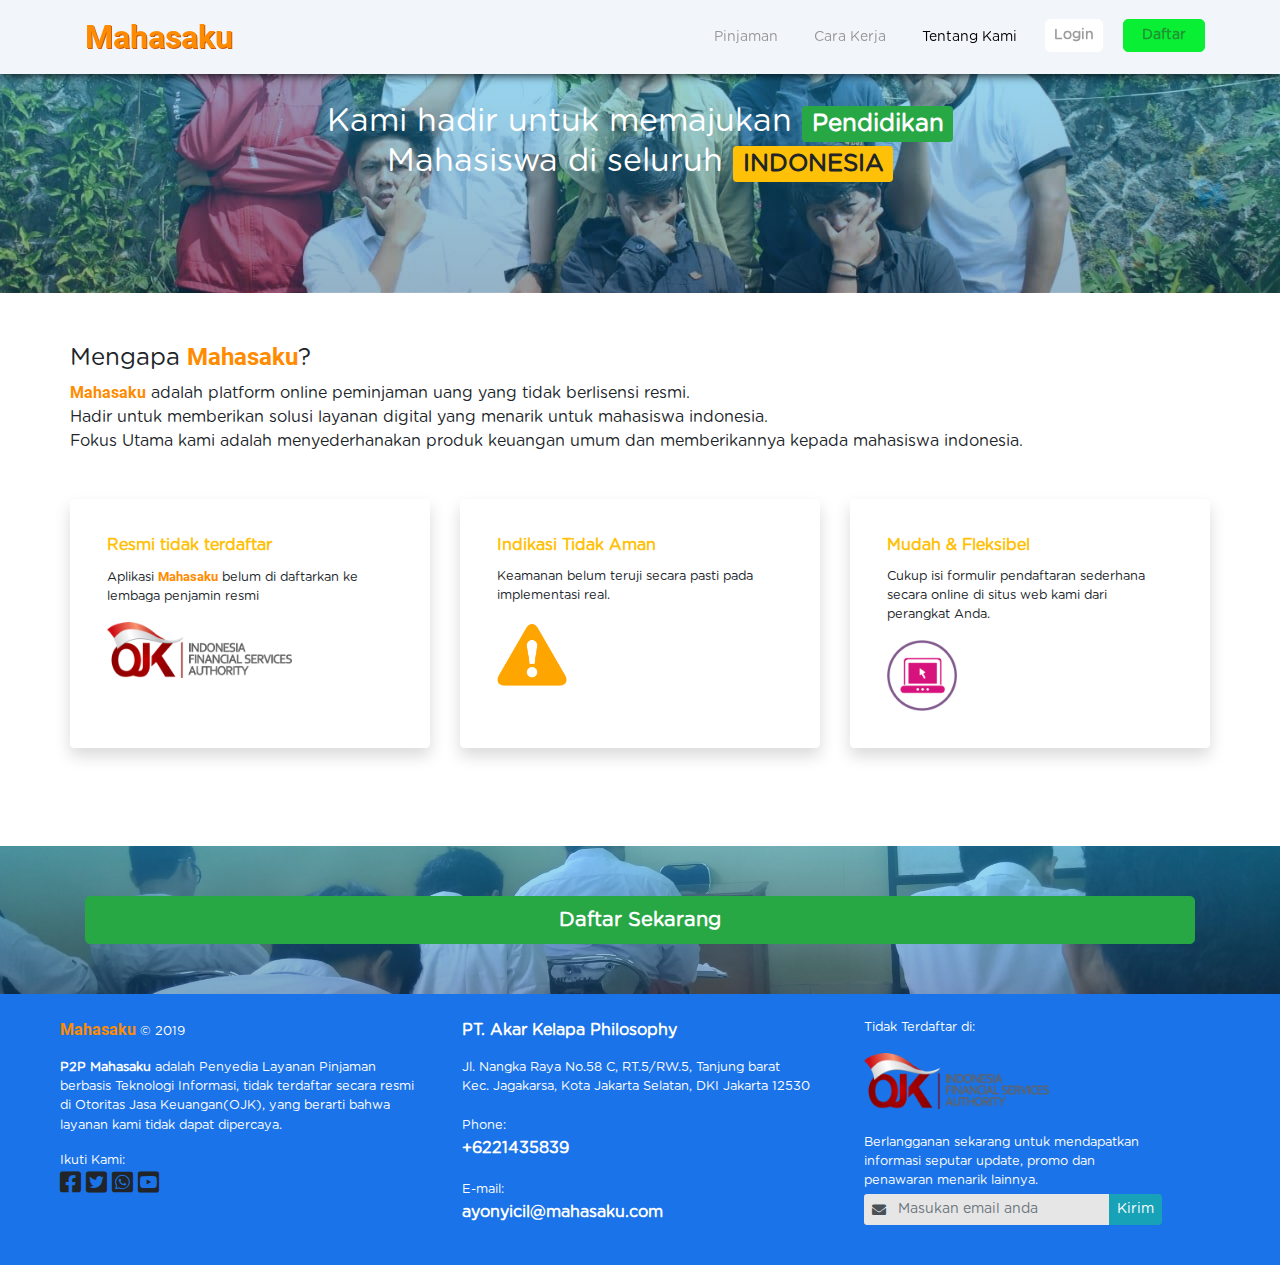
<file: tentang-kami.html>
<!DOCTYPE html>
<html lang="en">
<head>

  <meta charset="utf-8">
  <meta name="viewport" content="width=device-width, initial-scale=1, shrink-to-fit=no">
  <meta http-equiv="X-UA-Compatible" content="IE=edge">
  <meta name="description" content="mahasaku - mahasiswa unindra">
  <meta name="author" content="developer - mahasaku">

  <title>Mahasaku | Program Pinjaman untuk Mahasiswa</title>

  <!-- Bootstrap core CSS -->
  <link href="library/bootstrap/css/bootstrap.min.css" rel="stylesheet">

  <!-- Custom styles for this template -->
  <link href="css/scrolling-nav.css" rel="stylesheet">
  <link href="css/custom.css" rel="stylesheet">
  <link href="library/slick/slick.css" rel="stylesheet">
  <link href="library/slick/slick-theme.css" rel="stylesheet">
  <link href="library/fontawesome/css/all.min.css" rel="stylesheet">


  <!-- favicon -->
  <link rel="icon" type="image/png" href="img/icon.png" sizes="16x16">
</head>

<body id="page-top">

  <!-- Navigation -->
  <nav class="navbar navbar-expand-lg navbar-dark bg-dark-nav fixed-top" id="mainNav">
    <div class="container">
      <a class="navbar-brand js-scroll-trigger header-brand" href="index.html">Mahasaku</a>
      <button class="navbar-toggler bg-info" type="button" data-toggle="collapse" data-target="#navbarResponsive" aria-controls="navbarResponsive" aria-expanded="false" aria-label="Toggle navigation">
        <span class="navbar-toggler-icon"></span>
      </button>
      <div class="collapse navbar-collapse" id="navbarResponsive">
        <ul class="navbar-nav ml-auto">
          <li class="nav-item">
            <a class="nav-link js-scroll-trigger nav-sub-item" href="pinjaman-detail.html" >Pinjaman</a>
          </li>
          <li class="nav-item">
            <a class="nav-link js-scroll-trigger  nav-sub-item " href="cara-kerja.html" >Cara Kerja</a>
          </li>
          <li class="nav-item">
            <a class="nav-link nav-sub-item text-dark disabled" >Tentang Kami</a>
          </li>
          <li class="nav-item ">
            <a class="nav-link js-scroll-trigger nav-sub-item bullet-white" type="button"  id="dropdownMenuButton" data-toggle="dropdown" aria-haspopup="true" aria-expanded="false">Login</a>
            <div class="dropdown nav navbar-nav navbar-left ">
            
                <!-- Login -->
                <div class="dropdown-menu dropdown-menu-left mt-3" id="formLogin">
                    <div class="row">
                        <div class="col-md-12">
                            <form class="needs-validated">
                                <div class="input-group input-group-sm mb-3" data-validate="Valid email is required: ex@abc.xyz">
                                    <div class="input-group-prepend">
                                      <span class="input-group-text text-small border-0 bg-custom-grey" id="basic-addon1"> <i class="fas fa-envelope"></i></span>
                                    </div>
                                    <input type="email" class="form-control  border-0 bg-light-300 text-body bg-custom-grey" placeholder="Email" aria-label="Email" aria-describedby="basic-addon1" value="" required ="">
                                </div>
                          
                                <div class="input-group input-group-sm mb-2">
                                    <div class="input-group-prepend">
                                      <span class="input-group-text text-small border-0 bg-custom-grey" id="basic-addon1"><i class="fas fa-lock"></i></span>
                                    </div>
                                    <input type="password" id="password" class="form-control border-0  text-body bg-custom-grey" placeholder="Password" aria-label="Password" aria-describedby="basic-addon1" value="" required="">
                                </div>
                               <div class="custom-control custom-checkbox mb-2 ">
                                  <input type="checkbox" class="custom-control-input" id="customControlValidation1">
                                  <label class="custom-control-label pt-1 text-muted" for="customControlValidation1">Remember me</label>
                                </div>
                                <button type="submit" id="btnLogin" class="btn btn-info btn-sm btn-block "><b>Login</b></button>
                            </form>
                        </div>
                        
                    </div>

                    <p class="text-lg-center font-weight-lighter text-muted mt-4">Or Login with </p>
                    <button type="button" class="btn btn-primary btn-sm font-weight-bold float-left"><i class="fab fa-facebook-square"></i> Facebook</button>
                    <button type="button" class="btn btn-success border-1 btn-sm border border-success w-50 font-weight-bold float-right"><i class="fab fa-google"></i> Google</button>  
                </div>
                <!-- End Login-->
              </div>
          </li>
          <li class="nav-item ">
            <a class="nav-link js-scroll-trigger nav-sub-item bullet-green w-100 text-center" href="register.html">Daftar</a>
          </li>

        </ul>
      </div>
    </div>
  </nav>

  <header id="banner" class="bg-primary text-white content-one header-tentang-kami-image">
    <div class="container text-center ">
      <h2 >Kami hadir untuk memajukan <span class="badge badge-success">Pendidikan</span><br/> Mahasiswa di seluruh <span class="badge badge-warning">INDONESIA</span></h2>
    </div>
  </header>

  <section id="about">
    <div class="container">
      <div class="row">
        <div class="">
          <h4>Mengapa <strong class="small-brand">Mahasaku</strong>?</h4>
          <p class=" text-justify"> 
            <strong class="small-brand">Mahasaku</strong> adalah platform online peminjaman uang yang tidak berlisensi resmi. 
            <br/>Hadir untuk memberikan solusi layanan digital yang menarik untuk mahasiswa indonesia. 
            <br/>Fokus Utama kami adalah menyederhanakan produk keuangan umum dan memberikannya kepada mahasiswa indonesia. 
            <br/>
          </p>
        </div>

        <div class="card-deck" style="margin-top: 30px;">
          <div class="card card-borderless  shadow p-3 mb-5 bg-white rounded ">
            <div class="card-body">
                <h6 class="card-title text-warning font-weight-bold">Resmi tidak terdaftar</h6>
                <p class="card-text small">Aplikasi <strong class="small-brand">Mahasaku</strong> belum di daftarkan ke lembaga penjamin resmi</p>
                <img src="./img/ojk.png" class="card-img-bottom thumbnail-185" alt="Tidak terdaftar di OJK">
             </div>
          </div>
          <div class="card card-borderless  shadow p-3 mb-5 bg-white rounded">
            <div class="card-body">
                <h6 class="card-title text-warning font-weight-bold">Indikasi Tidak Aman</h6>
                <p class="card-text small">Keamanan belum teruji secara pasti pada implementasi real.</p>
                <img src="./img/hss-alert-icon.png" class="card-img-bottom img-70"  alt="Tidak Aman">
             </div>
          </div>
          <div class="card card-borderless  shadow p-3 mb-5 bg-white rounded">
            <div class="card-body">
                <h6 class="card-title text-warning font-weight-bold">Mudah & Fleksibel</h6>
                <p class="card-text small">Cukup isi formulir pendaftaran sederhana secara online di situs web kami dari perangkat Anda.</p>
                <img src="./img/register.png" class="card-img-bottom img-70" >
             </div>
          </div>
        </div>
    </div>
      

      </div>
 
    </div>
  </section>
 
  <section id="services" class="bg-info suggest-register-image-03">
    <div class="container ">
      <div class="row">
        <div class="col-lg-12 text-white">
            <a href="register.html"><button type="button" class="btn btn-success btn-lg w-100 float-right font-weight-bold">Daftar Sekarang</button> </a>
        </div>
      </div>
    </div>
  </section> 
  
  <!-- Footer -->
  <footer class="py-3 bg-dark">
    <div class="container">
        <div class="row mx-md-n5">
            <div class="col-sm m-2">
                <p class="text-left text-white font-small"><span class="small-brand">Mahasaku</span><span class="small"> &copy; 2019</span></p>
                <p class="text-white small">
                   <strong>P2P Mahasaku</strong> adalah Penyedia Layanan Pinjaman berbasis Teknologi Informasi,
                   tidak terdaftar secara resmi di Otoritas Jasa Keuangan(OJK), 
                   yang berarti bahwa layanan kami tidak dapat dipercaya. 
                </p>
                <div class="m-100">
                  <div class="small text-white">Ikuti Kami:</div>
                  <a href="#" class="h4 text-body"><span><i class="fab fa-facebook-square"></i></span></a>
                  <a href="#" class="h4 text-body"><span><i class="fab fa-twitter-square"></i></span></a>
                  <a href="#" class="h4 text-body"><span><i class="fab fa-whatsapp-square"></i></span></a>
                  <a href="#" class="h4 text-body"><span><i class="fab fa-youtube-square"></i></span></a>
                  
                </div> 
              </div>
            <div class="col-sm m-2">
                <p class="text-left text-white">
                  <b>PT. Akar Kelapa Philosophy</b> 
                  <p class="text-white text-sm-left small">Jl. Nangka Raya No.58 C, RT.5/RW.5, Tanjung barat
                    <br/> Kec. Jagakarsa, Kota Jakarta Selatan, DKI Jakarta 12530
                  </p>
                  <span class="small text-white">Phone:</span>
                  <p class="text-large  text-white"><strong>+6221435839</strong></p>
                  
                  <span class="small text-white">E-mail:</span>
                  <p class="text-large text-white"><strong>ayonyicil@mahasaku.com</strong></p>
               
                </p>
            </div>

            <div class="col-sm m-2">
              <p class="small text-white">Tidak Terdaftar di:</p>
              <img src="./img/ojk.png" class="thumbnail-185">
              
              <div class="mt-4 col-sm-10 p-0">
              <p class="small text-white mb-1">
                Berlangganan sekarang untuk mendapatkan
                informasi seputar update, promo dan penawaran 
                menarik lainnya.
              </p>
              <form class="needs-validated">
              <div class="input-group input-group-sm mb-3" data-validate="Valid email is required: ex@abc.xyz">
                  <div class="input-group-prepend">
                    <span class="input-group-text text-small border-0 bg-custom-grey" id="basic-addon1"> <i class="fas fa-envelope"></i></span>
                  </div>
                  <input type="email" class="form-control border-0 bg-light-300 text-body bg-custom-grey" placeholder="Masukan email anda" aria-label="Email" aria-describedby="basic-addon1" value="" required ="" id="email-subscribe">
                  <div class="input-group-prepend">
                      <button class="btn btn-outline-secondary btn-info border-0 text-white rounded-right" type="button" id="button-addon2" onclick="doSubscribe();">Kirim</button>
                  </div>
              </div>
            </form>

              <!-- Modal -->
              <div class="modal fade" id="exampleModal" tabindex="-1" role="dialog" aria-labelledby="exampleModalLabel" aria-hidden="true">
                  <div class="modal-dialog bg-success" role="document">
                    <div class="modal-content">
                      <div class="modal-header bg-info text-small text-white">
                        <h5 class="modal-title" id="exampleModalLabel"><i class="fas fa-smile-wink"></i> Berhasil Berlangganan</h5>
                        <button type="button" class="close" data-dismiss="modal" aria-label="Close">
                          <span aria-hidden="true">&times;</span>
                        </button>
                      </div>
                      <div class="modal-body text-center" id="content-subscribe"></div>
                      <div class="modal-footer">
                        <button type="button" class="btn btn-sm btn-secondary" data-dismiss="modal">Close</button>
                      </div>
                    </div>
                  </div>
                </div>
  
              </div>
            </div>

          </div>
     </div>
    <!-- /.container -->
  </footer>

  <!-- Bootstrap core JavaScript -->
  <script src="library/jquery/jquery.min.js"></script>
  <script src="library/bootstrap/js/bootstrap.bundle.min.js"></script>

  <!-- Plugin JavaScript -->
  <script src="library/jquery-easing/jquery.easing.min.js"></script>

  <!-- Custom JavaScript for this theme -->
  <script src="js/scrolling-nav.js"></script>
  <script src="library/slick/slick.min.js"></script>
  <script src="js/custom.js"></script>
 
</body>
</html>
</file>
<file: css/custom.css>
@font-face {
    font-family: 'roboto-bold'; /*a name to be used later*/
    src: url('./font/roboto/Roboto-Bold.ttf'); /*URL to font*/
}


@font-face {
    font-family: 'GothamRounded';
    font-style: normal;
    font-weight: bold;
    src:
      local('GothamRounded'),
      url('./font/gothamrnd/gotham-rounded-bold.otf') format('truetype');
  }
  
  @font-face {
    font-family: 'GothamRounded';
    font-style: normal;
    font-weight: normal;
    src:
      local('GothamRounded'),
      url('./font/gothamrnd/gotham-rounded-medium.otf') format('truetype');
  }
  
  @font-face {
    font-family: 'GothamRounded';
    font-style: normal;
    font-weight: 100;
    src:
      local('GothamRounded'),
      url('./font/gothamrnd/gotham-rounded-light.otf') format('truetype');
  }
  
  @font-face {
    font-family: 'GothamRoundedBook';
    font-style: normal;
    font-weight: normal;
    src:
      local('GothamRoundedBook'),
      url('./font/gothamrnd/gotham-rounded-book.otf') format('truetype');
  }
  
  
body{font-family: 'GothamRoundedBook' !important}
.header-brand{color:#FF8C00 !important; font-size: 2rem; font-weight: 600; font-family: 'roboto-bold';   text-shadow: 1px 1px rgb(201, 90, 16);}
.content-one{background-color: #0078FF !important}
.nav-sub-item{font-size: 14px;color: #3835357d !important;margin:10px}
.nav-sub-item:hover{color:black !important;}
.nav-sub-item.bullet-white{    
    border: 1px solid #fff;
    border-radius: 5px;
    background-color: #fff;
    padding: 5px 30px;
    color:black;
    font-weight: bold;
}
.nav-sub-item.bullet-white:hover{box-shadow: 0 2px 3px 1px gray}    

.nav-sub-item.bullet-green{    
        border: 1px solid #09ef34;
        border-radius: 5px;
        background-color: #09ef34;
        padding: 5px 40px;
        color:black;
        font-weight: bold;
}
.nav-sub-item.bullet-green:hover{box-shadow: 0 2px 3px 1px gray}    
.nav-sub-item.bullet-green-active{
  border-radius: 5px;
  background-color: #09ef34;
  color:black !important;
  padding: 5px 40px;
  font-weight: bold;
  cursor: default;
  box-shadow: 0 2px 3px 2px #17c550;
} 
.nav-sub-item.bullet-green-active:hover{color: black !important;}    


.header-image {
    background-image: linear-gradient(rgba(17, 183, 248, 0.432), rgba(3, 72, 121, 0.425)), url("../img/cumulus-cloud.jpg");
    background-position: left;
    background-repeat: no-repeat;
    background-size: cover;
    position: relative;
}


.header-pinjaman-image {
  background-image: linear-gradient(rgba(17, 183, 248, 0.432), rgba(3, 72, 121, 0.425)), url("../img/students/IMG-20180719-WA0031.jpg");
  background-position: center;
  background-repeat: no-repeat;
  background-size: cover;
  position: relative;
}

.header-cara-kerja-image {
  background-image: linear-gradient(rgba(17, 183, 248, 0.432), rgba(3, 72, 121, 0.425)), url("../img/students/photo_2019-11-16_04-55-20.jpg");
  background-position: center;
  background-repeat: no-repeat;
  background-size: cover;
  position: relative;
}

.header-tentang-kami-image {
  background-image: linear-gradient(rgba(17, 183, 248, 0.432), rgba(3, 72, 121, 0.425)), url("../img/students/IMG-20190409-WA0021.jpg");
  background-position: center;
  background-repeat: no-repeat;
  background-size: cover;
  position: relative;
}

header{padding: 21% 0 !important;}
header#banner{padding: 8% 0 !important;}
.text-bg-orange{background-color: #FF8C00;padding: 5px; color: white; border-radius: 5px;}
.small-brand{color:#FF8C00 !important; font-weight: 800; font-family: 'roboto-bold';}
.brand{color:#FF8C00 !important; font-weight: 800; font-family: 'roboto-bold';}
.bg-dark{background-color: #1a73e8 !important; }
.bg-dark-nav{background-color: #f2f5fa !important; }

.thumbnail-185{width: 185px;}
.navbar{box-shadow:0 0 10px 0 black}
.card-borderless{border:1px solid #fff !important}
.img-70{width:70px}
.img-45{width:45px}
.img-20-percentage{width:20% !important}
.img-30-percentage{width:30% !important}
.img-35-percentage{width:35% !important}
.how-to-image {
  background-image: linear-gradient(rgba(35, 133, 76, 0.664), rgba(10, 72, 117, 0.774)), url("../img/green-leaves-pattern-background-natural-260nw-714546541.jpg");
  background-position: left;
  background-repeat: no-repeat;
  background-size: cover;
  position: relative;
}

.register-image {
  background-image: linear-gradient(rgba(35, 133, 76, 0.664), rgba(10, 72, 117, 0.774)), url("../img/students/IMG_20190427_104209.jpg");
  background-position: left;
  background-repeat: no-repeat;
  background-size: cover;
  position: relative;

}


.slick-slide {
  margin: 0px 20px;
}

.slick-slide img {
  width: 100%;
}

.slick-prev:before,
.slick-next:before {
  color: black !important;
}


.slick-slide {
  transition: all ease-in-out .3s;
  opacity: .2;
}

.slick-active {
  opacity: .5;
}

.slick-current {
  opacity: 1;
}

#formLogin{
  padding: 15px; 
  min-width:280px;
  font-size: 12px;
 }


#formLogin .form-control:focus {
  border-color: #33cabb;
  box-shadow: 0 0 8px rgba(0,0,0,0.1);
}

@media (max-width: 768px){
  #formLogin.show .nav-item.show {
    display: block;
  }
}

 .bg-custom-grey, .bg-custom-grey:focus{background-color: #e6e6e6}

 .embed-responsive .card-img-top {
  object-fit: cover;
}

.bg-light-v2{background-color: #f8f9fa4d !important;}


.stepwizard-step p {
  margin-top: 10px;
}

.stepwizard-row {
  display: table-row;
}

.stepwizard {
  display: table;
  width: 100%;
  position: relative;
}

.stepwizard-step button[disabled] {
  opacity: 1 !important;
  filter: alpha(opacity=100) !important;
}

.stepwizard-row:before {
  top: 14px;
  bottom: 0;
  position: absolute;
  content: " ";
  width: 100%;
  height: 1px;
  background-color: #ccc;
  z-order: 0;

}

.stepwizard-step {
  display: table-cell;
  text-align: center;
  position: relative;
}

.btn-circle {
width: 30px;
height: 30px;
text-align: center;
padding: 6px 0;
font-size: 12px;
line-height: 1.428571429;
border-radius: 15px;
font-weight:800;
}

.btn-circle.disbled{
  width: 30px;
  height: 30px;
  text-align: center;
  padding: 6px 0;
  font-size: 12px;
  line-height: 1.428571429;
  border-radius: 15px;
  color:grey;
  }

.form-control:invalid{
  padding: 5px !important;
}


.invalid-feedback{
  color:#860a0a !important;
}

.nav-sub-item.text-dark{color:black !important}

.suggest-register-image {
  background-image: linear-gradient(rgba(17, 183, 248, 0.432), rgba(3, 72, 121, 0.425)), url("../img/amazing-Green-Leaf-Background.jpg");
  background-position: center;
  background-repeat: no-repeat;
  background-size: cover;
  position: relative;
}

.suggest-register-image-02 {
  background-image: linear-gradient(rgba(17, 183, 248, 0.432), rgba(3, 72, 121, 0.425)), url("../img/students/photo_2019-11-14_15-32-14.jpg");
  background-position: center;
  background-repeat: no-repeat;
  background-size: cover;
  position: relative;
}
 
.suggest-register-image-03 {
  background-image: linear-gradient(rgba(17, 183, 248, 0.432), rgba(3, 72, 121, 0.425)), url("../img/students/IMG_20180719_125014.jpg");
  background-position: center;
  background-repeat: no-repeat;
  background-size: cover;
  position: relative;
}

.input-p-sm{
  padding: 20px !important; 
}
</file>
<file: css/scrolling-nav.css>
/*!
 * Start Bootstrap - Scrolling Nav (https://startbootstrap.com/template-overviews/scrolling-nav)
 * Copyright 2013-2019 Start Bootstrap
 * Licensed under MIT (https://github.com/BlackrockDigital/startbootstrap-scrolling-nav/blob/master/LICENSE)
 */
header {
  padding: 156px 0 120px;
}

section {
  padding: 50px 0;
}
</file>
